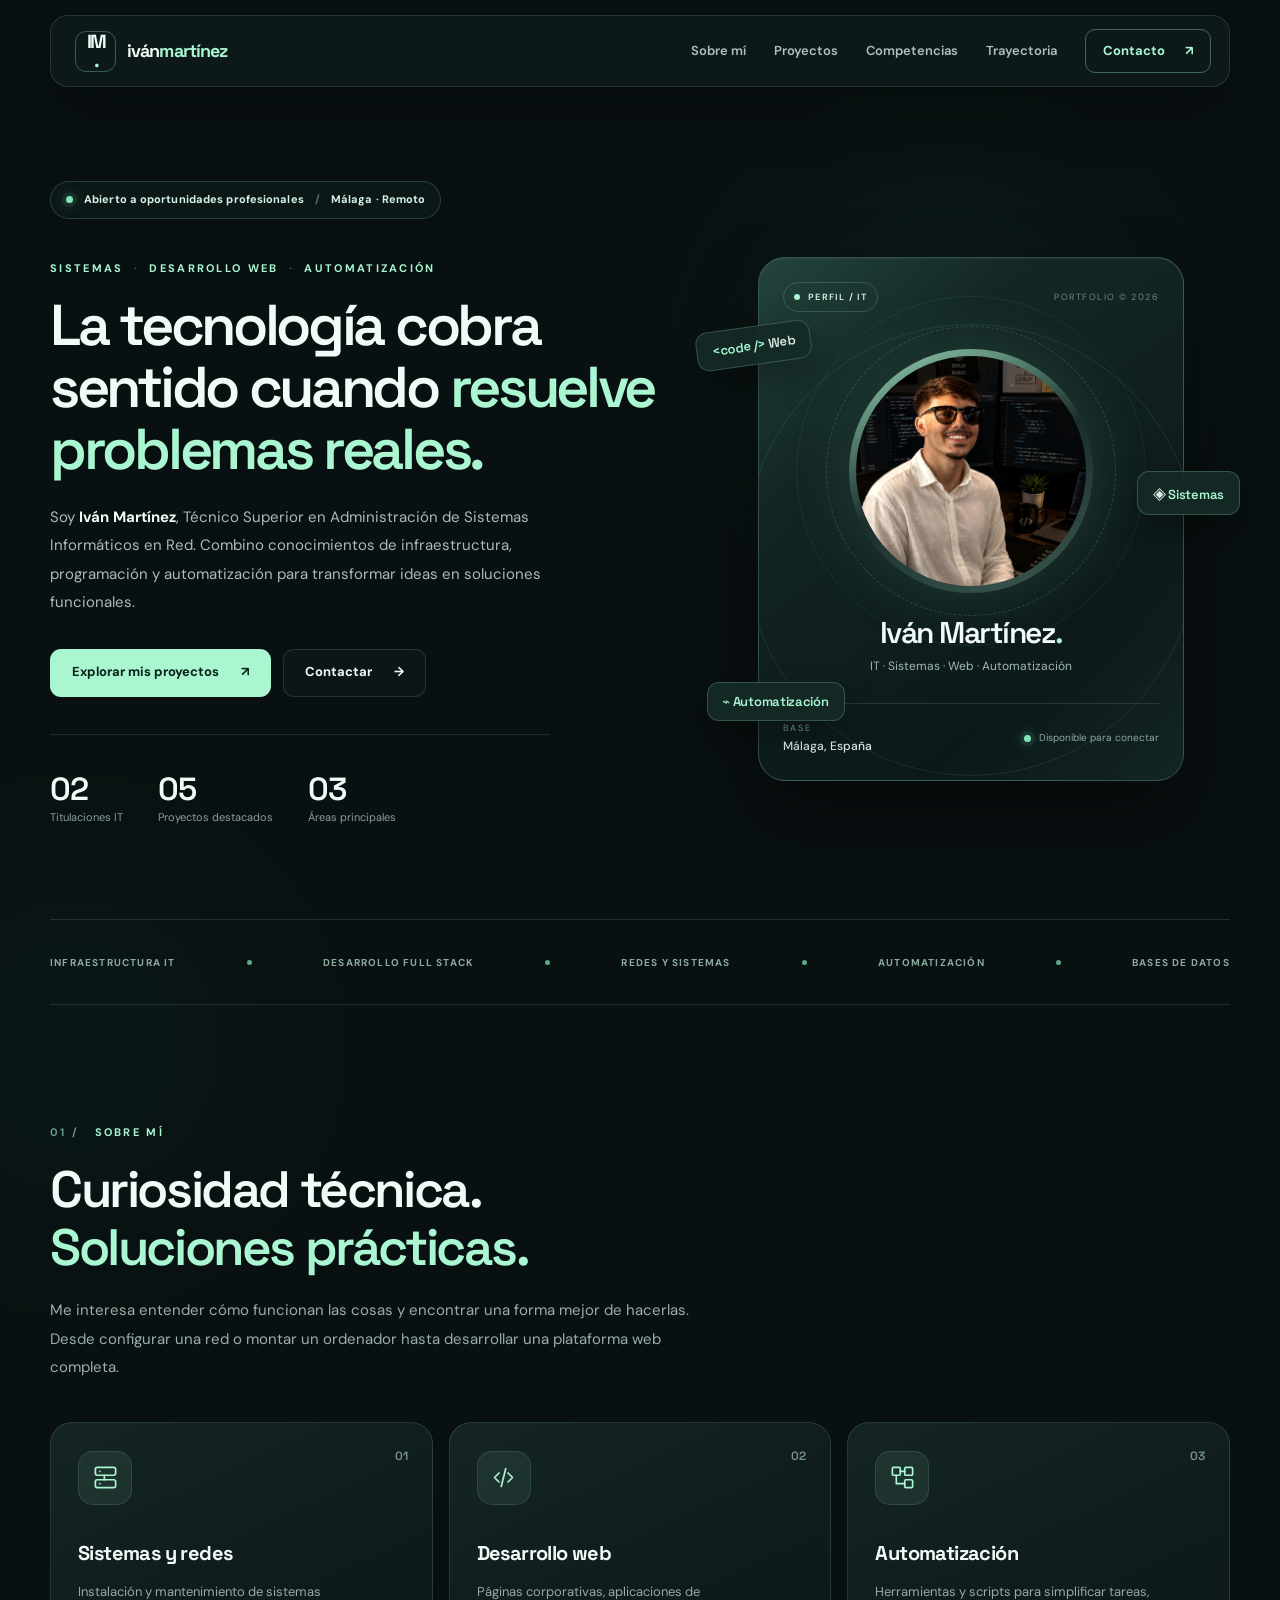
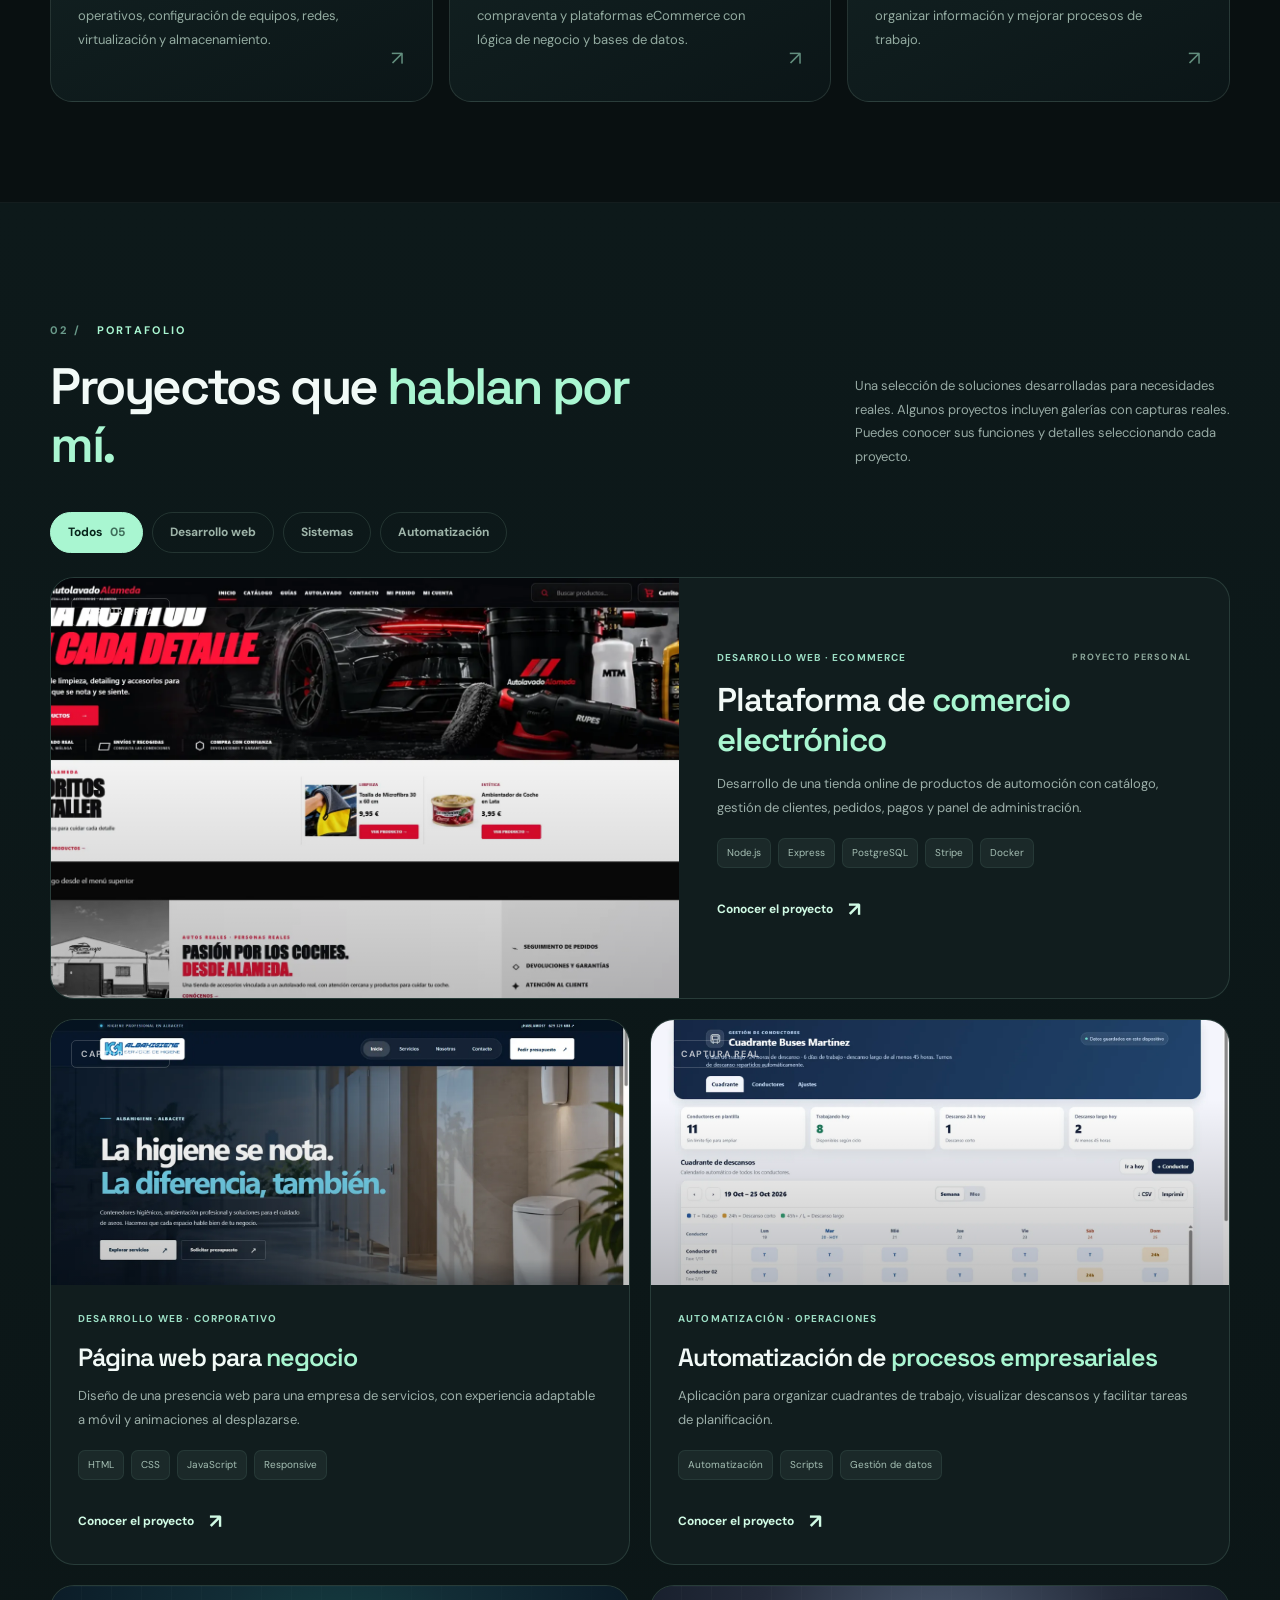
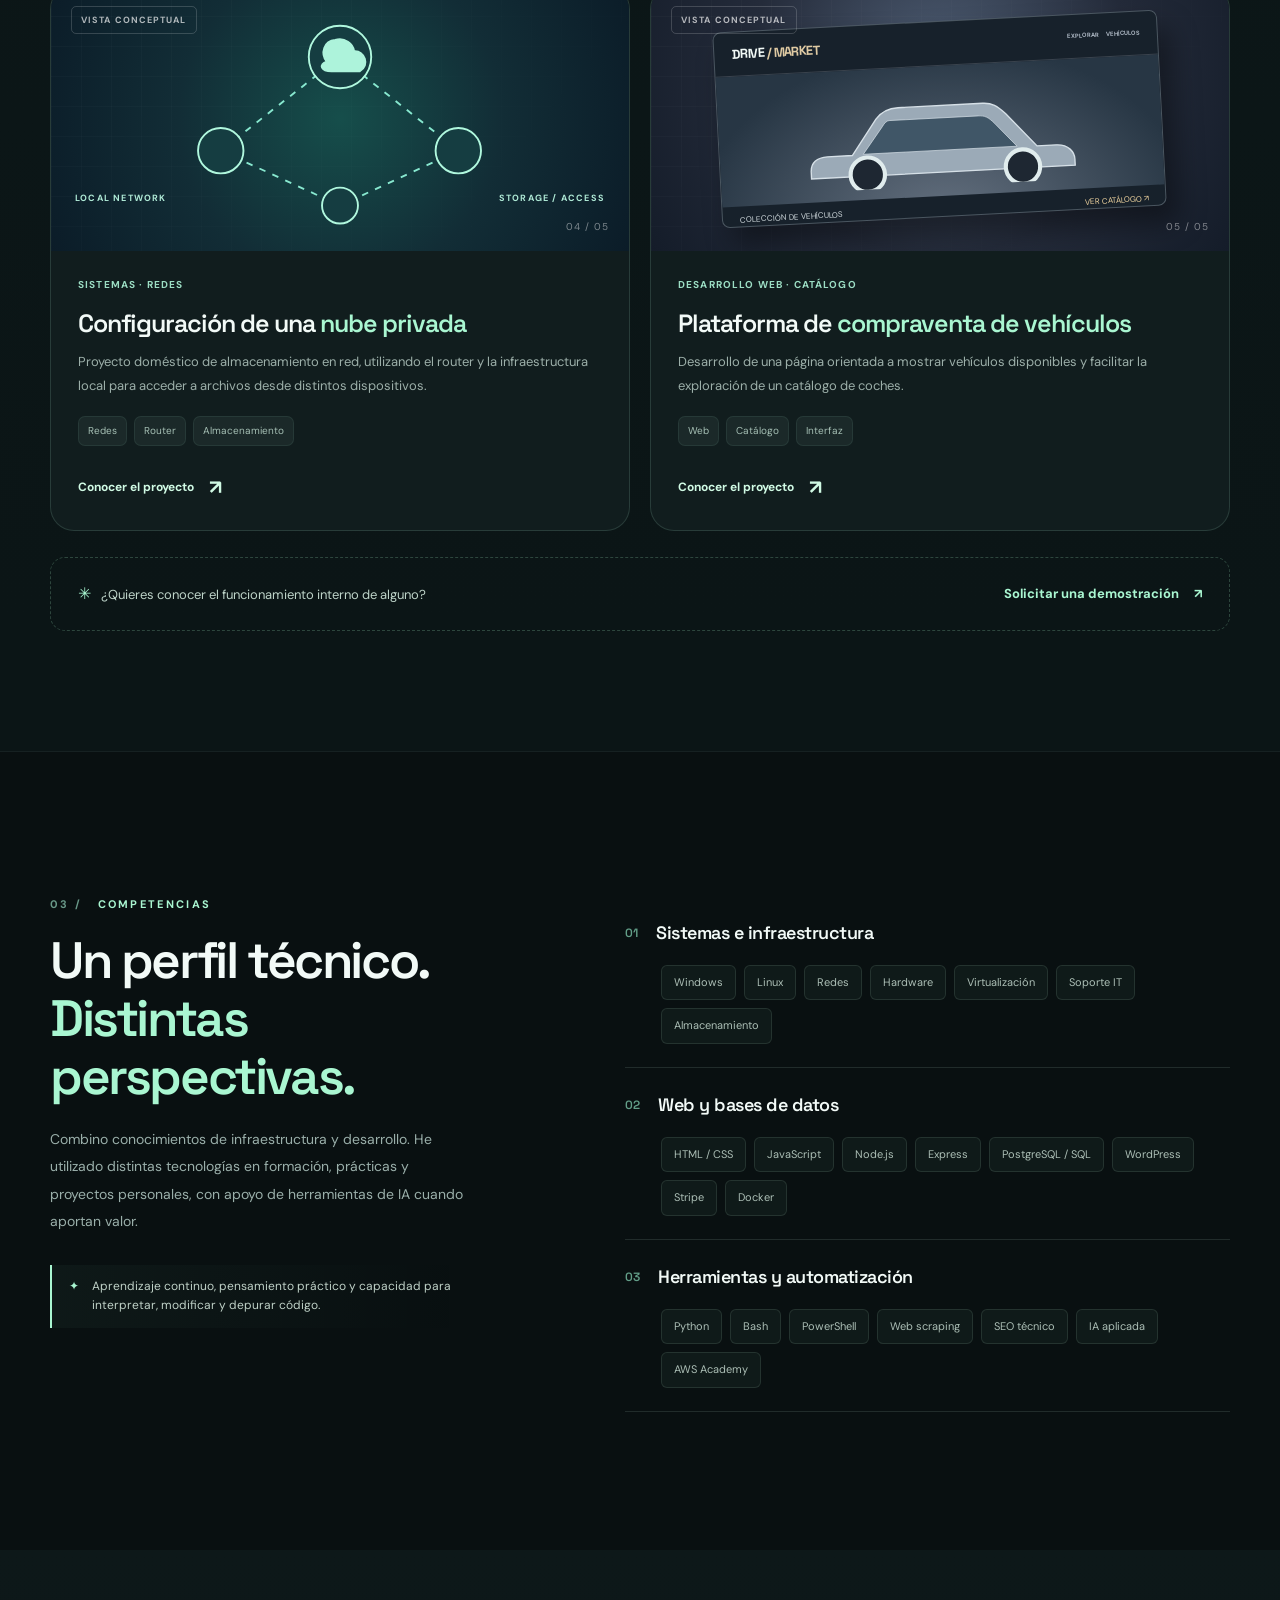
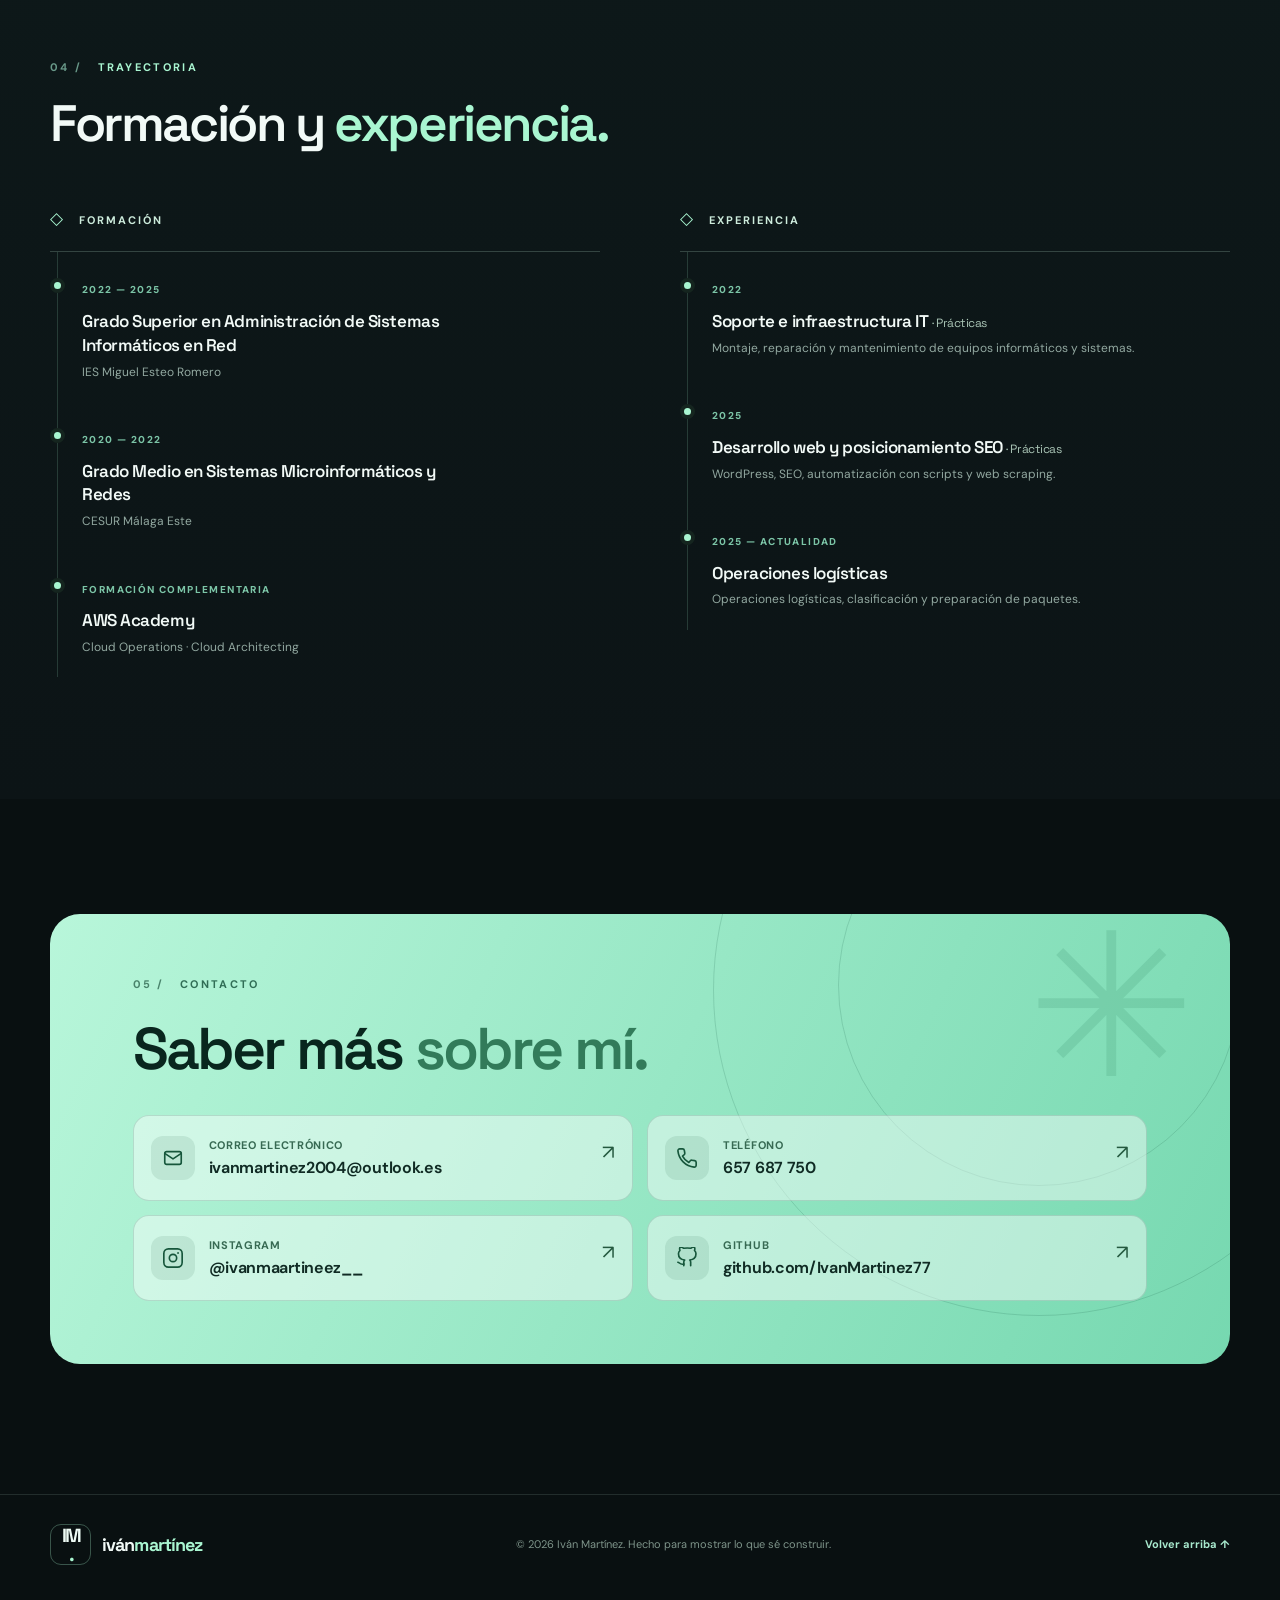
<file: index.html>
<!DOCTYPE html>
<html lang="es">
<head>
  <meta charset="utf-8">
  <meta name="viewport" content="width=device-width,initial-scale=1">
  <meta name="color-scheme" content="dark">
  <meta name="theme-color" content="#0a1113">
  <meta name="description" content="Portafolio profesional de Iván Martínez, técnico superior en Administración de Sistemas Informáticos en Red. Proyectos de desarrollo web, sistemas, redes y automatización en Málaga.">
  <meta name="author" content="Iván Francisco Martínez Serrano">
  <meta property="og:type" content="website">
  <meta property="og:title" content="Iván Martínez | Sistemas, Desarrollo y Automatización">
  <meta property="og:description" content="Proyectos reales de sistemas, redes, desarrollo web y automatización. Málaga · España.">
  <meta property="og:url" content="https://ivanmartinez77.github.io/ivanmartinez.github.io/">
  <meta name="robots" content="index,follow">
  <link rel="icon" type="image/svg+xml" href="assets/favicon.svg">
  <link rel="preconnect" href="https://fonts.googleapis.com">
  <link rel="preconnect" href="https://fonts.gstatic.com" crossorigin>
  <link href="https://fonts.googleapis.com/css2?family=DM+Sans:wght@400;500;600;700&family=Space+Grotesk:wght@400;500;600;700&display=swap" rel="stylesheet">
  <link rel="stylesheet" href="styles.css">
  <script defer src="script.js"></script>
  <script type="application/ld+json">{"@context":"https://schema.org","@type":"Person","name":"Iván Francisco Martínez Serrano","url":"https://ivanmartinez77.github.io/ivanmartinez.github.io/","jobTitle":"Técnico informático y desarrollador web","address":{"@type":"PostalAddress","addressLocality":"Málaga","addressCountry":"ES"},"sameAs":["https://github.com/IvanMartinez77","https://www.instagram.com/ivanmaartineez__/"]}</script>
  <title>Iván Martínez — Portafolio IT | Sistemas, Web y Automatización</title>
</head>
<body>
  <a class="skip-link" href="#contenido">Saltar al contenido</a>
  <div class="ambient ambient-one" aria-hidden="true"></div>
  <div class="ambient ambient-two" aria-hidden="true"></div>

  <header class="site-header" id="arriba">
    <div class="nav-shell container">
      <a class="brand" href="#inicio" aria-label="Iván Martínez, ir al inicio"><span class="brand-mark">IM<span class="brand-dot">.</span></span><span class="brand-name">iván<span>martínez</span></span></a>
      <button class="menu-toggle" id="menu-toggle" aria-label="Abrir menú de navegación" aria-expanded="false" aria-controls="site-nav"><span></span><span></span><span></span></button>
      <nav id="site-nav" class="site-nav" aria-label="Navegación principal">
        <a href="#sobre-mi">Sobre mí</a><a href="#proyectos">Proyectos</a><a href="#competencias">Competencias</a><a href="#trayectoria">Trayectoria</a>
        <a class="nav-cta" href="#contacto">Contacto <span aria-hidden="true">↗</span></a>
      </nav>
    </div>
  </header>

  <main id="contenido">
    <section class="hero section" id="inicio" aria-labelledby="hero-title">
      <div class="container hero-layout">
        <div class="hero-copy" data-reveal>
          <div class="availability"><span class="status-dot"></span> Abierto a oportunidades profesionales <span class="avail-divider">/</span> Málaga · Remoto</div>
          <p class="overline hero-overline">SISTEMAS <span>·</span> DESARROLLO WEB <span>·</span> AUTOMATIZACIÓN</p>
          <h1 id="hero-title">La tecnología cobra sentido cuando <em>resuelve problemas reales.</em></h1>
          <p class="hero-desc">Soy <strong>Iván Martínez</strong>, Técnico Superior en Administración de Sistemas Informáticos en Red. Combino conocimientos de infraestructura, programación y automatización para transformar ideas en soluciones funcionales.</p>
          <div class="hero-actions">
            <a class="btn btn-primary" href="#proyectos">Explorar mis proyectos <span aria-hidden="true">↗</span></a>
            <a class="btn btn-ghost" href="#contacto">Contactar <span aria-hidden="true">→</span></a>
          </div>
          <div class="hero-proof" aria-label="Resumen profesional">
            <div><strong>02</strong><span>Titulaciones IT</span></div>
            <div><strong>05</strong><span>Proyectos destacados</span></div>
            <div><strong>03</strong><span>Áreas principales</span></div>
          </div>
        </div>
        <div class="hero-art" data-reveal data-delay="1" aria-label="Tarjeta de presentación de Iván Martínez">
          <div class="hero-art-glow" aria-hidden="true"></div>
          <div class="hero-card">
            <div class="hero-card-top"><span class="mini-badge"><span class="mini-badge-dot"></span> PERFIL / IT</span><span class="card-stamp">PORTFOLIO © 2026</span></div>
            <div class="portrait-wrap"><div class="portrait-ring"><img src="assets/ivan-martinez-perfil.webp" width="270" height="270" alt="Fotografía de Iván Martínez"></div><div class="portrait-orbit orbit-one" aria-hidden="true"></div><div class="portrait-orbit orbit-two" aria-hidden="true"></div></div>
            <div class="hero-card-identity"><h2>Iván Martínez<span class="brand-dot">.</span></h2><p>IT · Sistemas · Web · Automatización</p></div>
            <div class="card-bottom"><div><span class="card-meta">BASE</span><strong>Málaga, España</strong></div><div class="card-availability"><span class="status-dot"></span> Disponible para conectar</div></div>
          </div>
          <div class="float-tag float-one">&lt;code /&gt; <span>Web</span></div>
          <div class="float-tag float-two"><span class="tiny-network">◈</span> Sistemas</div>
          <div class="float-tag float-three">⌁ Automatización</div>
        </div>
      </div>
      <div class="container"><div class="skill-ribbon" aria-label="Especialidades"><span>INFRAESTRUCTURA IT</span><i></i><span>DESARROLLO FULL STACK</span><i></i><span>REDES Y SISTEMAS</span><i></i><span>AUTOMATIZACIÓN</span><i></i><span>BASES DE DATOS</span></div></div>
    </section>

    <section id="sobre-mi" class="section about-section" aria-labelledby="about-title">
      <div class="container">
        <div class="section-intro" data-reveal><p class="overline"><span class="section-num">01 /</span> SOBRE MÍ</p><h2 id="about-title">Curiosidad técnica.<br><span>Soluciones prácticas.</span></h2><p>Me interesa entender cómo funcionan las cosas y encontrar una forma mejor de hacerlas. Desde configurar una red o montar un ordenador hasta desarrollar una plataforma web completa.</p></div>
        <div class="expertise-grid">
          <article class="expertise-card" data-reveal><div class="expertise-icon" aria-hidden="true"><svg viewBox="0 0 24 24"><rect x="3" y="3" width="18" height="7" rx="1.7"/><rect x="3" y="14" width="18" height="7" rx="1.7"/><path d="M7 6.5h.01M7 17.5h.01M11 10v4"/></svg></div><span class="expertise-no">01</span><h3>Sistemas y redes</h3><p>Instalación y mantenimiento de sistemas operativos, configuración de equipos, redes, virtualización y almacenamiento.</p><span class="expertise-arrow">↗</span></article>
          <article class="expertise-card" data-reveal data-delay="1"><div class="expertise-icon" aria-hidden="true"><svg viewBox="0 0 24 24"><path d="m8 8-4 4 4 4m8-8 4 4-4 4M14 4l-4 16"/></svg></div><span class="expertise-no">02</span><h3>Desarrollo web</h3><p>Páginas corporativas, aplicaciones de compraventa y plataformas eCommerce con lógica de negocio y bases de datos.</p><span class="expertise-arrow">↗</span></article>
          <article class="expertise-card" data-reveal data-delay="2"><div class="expertise-icon" aria-hidden="true"><svg viewBox="0 0 24 24"><rect x="3" y="3" width="7" height="7" rx="1"/><rect x="14" y="3" width="7" height="7" rx="1"/><rect x="14" y="14" width="7" height="7" rx="1"/><path d="M6.5 10v7.5H14M10 6.5h4"/></svg></div><span class="expertise-no">03</span><h3>Automatización</h3><p>Herramientas y scripts para simplificar tareas, organizar información y mejorar procesos de trabajo.</p><span class="expertise-arrow">↗</span></article>
        </div>
      </div>
    </section>

    <section id="proyectos" class="section projects-section" aria-labelledby="projects-title">
      <div class="container">
        <div class="projects-heading" data-reveal><div><p class="overline"><span class="section-num">02 /</span> PORTAFOLIO</p><h2 id="projects-title">Proyectos que <span>hablan por mí.</span></h2></div><p>Una selección de soluciones desarrolladas para necesidades reales. Algunos proyectos incluyen galerías con capturas reales. Puedes conocer sus funciones y detalles seleccionando cada proyecto.</p></div>
        <div class="project-filters" role="group" aria-label="Filtrar proyectos" data-reveal>
          <button class="filter-btn is-active" type="button" data-filter="todos" aria-pressed="true">Todos <span>05</span></button>
          <button class="filter-btn" type="button" data-filter="web" aria-pressed="false">Desarrollo web</button>
          <button class="filter-btn" type="button" data-filter="sistemas" aria-pressed="false">Sistemas</button>
          <button class="filter-btn" type="button" data-filter="automatizacion" aria-pressed="false">Automatización</button>
        </div>
        <div class="projects-grid" id="projects-grid">
          <article class="project-card project-featured" data-category="web" data-reveal>
            <div class="project-visual project-preview"><img loading="lazy" src="assets/ecommerce-inicio.webp" alt="Vista de la página de comercio electrónico"><span class="visual-label">CAPTURA REAL</span></div>
            <div class="project-info"><div class="project-kicker"><span class="project-type">DESARROLLO WEB · ECOMMERCE</span><span class="project-year">PROYECTO PERSONAL</span></div><h3>Plataforma de <span>comercio electrónico</span></h3><p>Desarrollo de una tienda online de productos de automoción con catálogo, gestión de clientes, pedidos, pagos y panel de administración.</p><div class="tech-tags"><span>Node.js</span><span>Express</span><span>PostgreSQL</span><span>Stripe</span><span>Docker</span></div><button type="button" class="project-more" data-open-project="autolavado">Conocer el proyecto <span aria-hidden="true">↗</span></button></div>
          </article>

          <article class="project-card" data-category="web" data-reveal>
            <div class="project-visual project-preview"><img loading="lazy" src="assets/web-negocio-inicio.webp" alt="Vista de una página web corporativa"><span class="visual-label">CAPTURA REAL</span></div>
            <div class="project-info"><div class="project-kicker"><span class="project-type">DESARROLLO WEB · CORPORATIVO</span></div><h3>Página web para <span>negocio</span></h3><p>Diseño de una presencia web para una empresa de servicios, con experiencia adaptable a móvil y animaciones al desplazarse.</p><div class="tech-tags"><span>HTML</span><span>CSS</span><span>JavaScript</span><span>Responsive</span></div><button type="button" class="project-more" data-open-project="albaigiene">Conocer el proyecto <span aria-hidden="true">↗</span></button></div>
          </article>

          <article class="project-card" data-category="automatizacion" data-reveal>
            <div class="project-visual project-preview"><img loading="lazy" src="assets/automatizacion-cuadrante.webp" alt="Vista de la aplicación de automatización de turnos"><span class="visual-label">CAPTURA REAL</span></div>
            <div class="project-info"><div class="project-kicker"><span class="project-type">AUTOMATIZACIÓN · OPERACIONES</span></div><h3>Automatización de <span>procesos empresariales</span></h3><p>Aplicación para organizar cuadrantes de trabajo, visualizar descansos y facilitar tareas de planificación.</p><div class="tech-tags"><span>Automatización</span><span>Scripts</span><span>Gestión de datos</span></div><button type="button" class="project-more" data-open-project="cuadrantes">Conocer el proyecto <span aria-hidden="true">↗</span></button></div>
          </article>

          <article class="project-card" data-category="sistemas" data-reveal>
            <div class="project-visual visual-cloud"><div class="visual-label">VISTA CONCEPTUAL</div><div class="cloud-grid"></div><svg class="network-svg" viewBox="0 0 500 280" aria-hidden="true"><path d="M250 75 L124 174 M250 75 L375 174 M124 174 L250 232 M375 174 L250 232"/><circle cx="250" cy="75" r="33"/><circle cx="124" cy="174" r="24"/><circle cx="375" cy="174" r="24"/><circle cx="250" cy="232" r="19"/><path class="cloud-shape" d="M236 80c-7-9-3-22 9-23 10-3 19 4 20 12 11-1 17 15 6 21h-30c-11 0-14-7-5-10Z"/></svg><span class="network-callout callout-left">LOCAL NETWORK</span><span class="network-callout callout-right">STORAGE / ACCESS</span><span class="visual-corner">04 / 05</span></div>
            <div class="project-info"><div class="project-kicker"><span class="project-type">SISTEMAS · REDES</span></div><h3>Configuración de una <span>nube privada</span></h3><p>Proyecto doméstico de almacenamiento en red, utilizando el router y la infraestructura local para acceder a archivos desde distintos dispositivos.</p><div class="tech-tags"><span>Redes</span><span>Router</span><span>Almacenamiento</span></div><button type="button" class="project-more" data-open-project="nube">Conocer el proyecto <span aria-hidden="true">↗</span></button></div>
          </article>

          <article class="project-card" data-category="web" data-reveal>
            <div class="project-visual visual-cars"><div class="visual-label">VISTA CONCEPTUAL</div><div class="cars-interface"><div class="cars-top"><b>DRIVE<span> / MARKET</span></b><span>EXPLORAR　 VEHÍCULOS</span></div><div class="car-art"><svg viewBox="0 0 440 160" aria-hidden="true"><path d="M54 109h36l37-51c8-10 19-15 33-15h123c14 0 21 5 33 17l43 49h28c18 0 26 12 26 22v9H29v-10c0-13 9-21 25-21Z"/><path d="M146 61h130c9 0 14 2 23 12l31 35H106l30-39c3-5 7-8 10-8Z"/><circle cx="111" cy="138" r="25"/><circle cx="337" cy="138" r="25"/></svg></div><div class="cars-bottom"><span>COLECCIÓN DE VEHÍCULOS</span><span>VER CATÁLOGO ↗</span></div></div><span class="visual-corner">05 / 05</span></div>
            <div class="project-info"><div class="project-kicker"><span class="project-type">DESARROLLO WEB · CATÁLOGO</span></div><h3>Plataforma de <span>compraventa de vehículos</span></h3><p>Desarrollo de una página orientada a mostrar vehículos disponibles y facilitar la exploración de un catálogo de coches.</p><div class="tech-tags"><span>Web</span><span>Catálogo</span><span>Interfaz</span></div><button type="button" class="project-more" data-open-project="coches">Conocer el proyecto <span aria-hidden="true">↗</span></button></div>
          </article>
        </div>
        <div class="projects-end" data-reveal><span><span class="asterisk">✳</span> ¿Quieres conocer el funcionamiento interno de alguno?</span><a href="mailto:ivanmartinez2004@outlook.es?subject=Demostraci%C3%B3n%20de%20tus%20proyectos">Solicitar una demostración <span aria-hidden="true">↗</span></a></div>
      </div>
    </section>

    <section id="competencias" class="section skills-section" aria-labelledby="skills-title">
      <div class="container skills-layout">
        <div data-reveal><p class="overline"><span class="section-num">03 /</span> COMPETENCIAS</p><h2 id="skills-title">Un perfil técnico.<br><span>Distintas perspectivas.</span></h2><p class="skills-description">Combino conocimientos de infraestructura y desarrollo. He utilizado distintas tecnologías en formación, prácticas y proyectos personales, con apoyo de herramientas de IA cuando aportan valor.</p><div class="learning-note"><span class="learning-icon" aria-hidden="true">✦</span><span>Aprendizaje continuo, pensamiento práctico y capacidad para interpretar, modificar y depurar código.</span></div></div>
        <div class="skill-groups" data-reveal data-delay="1">
          <div class="skill-group"><div class="skill-group-label"><span class="skill-group-number">01</span><h3>Sistemas e infraestructura</h3></div><div class="skill-pills"><span>Windows</span><span>Linux</span><span>Redes</span><span>Hardware</span><span>Virtualización</span><span>Soporte IT</span><span>Almacenamiento</span></div></div>
          <div class="skill-group"><div class="skill-group-label"><span class="skill-group-number">02</span><h3>Web y bases de datos</h3></div><div class="skill-pills"><span>HTML / CSS</span><span>JavaScript</span><span>Node.js</span><span>Express</span><span>PostgreSQL / SQL</span><span>WordPress</span><span>Stripe</span><span>Docker</span></div></div>
          <div class="skill-group"><div class="skill-group-label"><span class="skill-group-number">03</span><h3>Herramientas y automatización</h3></div><div class="skill-pills"><span>Python</span><span>Bash</span><span>PowerShell</span><span>Web scraping</span><span>SEO técnico</span><span>IA aplicada</span><span>AWS Academy</span></div></div>
        </div>
      </div>
    </section>

    <section id="trayectoria" class="section timeline-section" aria-labelledby="timeline-title"><div class="container"><div class="section-intro timeline-heading" data-reveal><p class="overline"><span class="section-num">04 /</span> TRAYECTORIA</p><h2 id="timeline-title">Formación y <span>experiencia.</span></h2></div><div class="timeline-grid">
      <div class="timeline-col" data-reveal><div class="timeline-col-header"><span class="outline-icon">◇</span> FORMACIÓN</div><div class="timeline-item"><span class="timeline-date">2022 — 2025</span><h3>Grado Superior en Administración de Sistemas Informáticos en Red</h3><p>IES Miguel Esteo Romero</p></div><div class="timeline-item"><span class="timeline-date">2020 — 2022</span><h3>Grado Medio en Sistemas Microinformáticos y Redes</h3><p>CESUR Málaga Este</p></div><div class="timeline-item"><span class="timeline-date">FORMACIÓN COMPLEMENTARIA</span><h3>AWS Academy</h3><p>Cloud Operations · Cloud Architecting</p></div></div>
      <div class="timeline-col" data-reveal data-delay="1"><div class="timeline-col-header"><span class="outline-icon">◇</span> EXPERIENCIA</div><div class="timeline-item"><span class="timeline-date">2022</span><h3>Soporte e infraestructura IT <small>· Prácticas</small></h3><p>Montaje, reparación y mantenimiento de equipos informáticos y sistemas.</p></div><div class="timeline-item"><span class="timeline-date">2025</span><h3>Desarrollo web y posicionamiento SEO <small>· Prácticas</small></h3><p>WordPress, SEO, automatización con scripts y web scraping.</p></div><div class="timeline-item"><span class="timeline-date">2025 — ACTUALIDAD</span><h3>Operaciones logísticas</h3><p>Operaciones logísticas, clasificación y preparación de paquetes.</p></div></div>
    </div></div></section>

    <section id="contacto" class="section contact-section" aria-labelledby="contact-title">
      <div class="container">
        <div class="contact-panel" data-reveal>
          <div class="contact-decoration" aria-hidden="true">✳</div>
          <p class="overline"><span class="section-num">05 /</span> CONTACTO</p>
          <h2 id="contact-title">Saber más <span>sobre mí.</span></h2>
          <div class="contact-grid" aria-label="Mis canales de contacto">
            <a class="contact-method" href="mailto:ivanmartinez2004@outlook.es" aria-label="Enviar un correo a ivanmartinez2004@outlook.es">
              <span class="contact-method-icon" aria-hidden="true"><svg viewBox="0 0 24 24"><rect x="3" y="5" width="18" height="14" rx="2"/><path d="m3 7 9 6 9-6"/></svg></span>
              <span class="contact-method-copy"><span class="contact-method-label">Correo electrónico</span><strong>ivanmartinez2004<wbr>@outlook.es</strong></span><span class="contact-method-arrow" aria-hidden="true">↗</span>
            </a>
            <a class="contact-method" href="tel:+34657687750" aria-label="Llamar al 657 687 750">
              <span class="contact-method-icon" aria-hidden="true"><svg viewBox="0 0 24 24"><path d="M22 16.9v3a2 2 0 0 1-2.2 2A19.8 19.8 0 0 1 2.1 4.2 2 2 0 0 1 4.1 2h3a2 2 0 0 1 2 1.7l.5 3a2 2 0 0 1-.6 1.7L7.1 10a16 16 0 0 0 6.9 6.9l1.6-1.9a2 2 0 0 1 1.7-.6l3 .5a2 2 0 0 1 1.7 1.9z"/></svg></span>
              <span class="contact-method-copy"><span class="contact-method-label">Teléfono</span><strong>657 687 750</strong></span><span class="contact-method-arrow" aria-hidden="true">↗</span>
            </a>
            <a class="contact-method" href="https://www.instagram.com/ivanmaartineez__/" target="_blank" rel="noopener noreferrer" aria-label="Abrir Instagram @ivanmaartineez__">
              <span class="contact-method-icon" aria-hidden="true"><svg viewBox="0 0 24 24"><rect x="2" y="2" width="20" height="20" rx="5"/><circle cx="12" cy="12" r="4"/><circle cx="17.5" cy="6.5" r="1" fill="currentColor" stroke="none"/></svg></span>
              <span class="contact-method-copy"><span class="contact-method-label">Instagram</span><strong>@ivanmaartineez__</strong></span><span class="contact-method-arrow" aria-hidden="true">↗</span>
            </a>
            <a class="contact-method" href="https://github.com/IvanMartinez77" target="_blank" rel="noopener noreferrer" aria-label="Abrir GitHub IvanMartinez77">
              <span class="contact-method-icon" aria-hidden="true"><svg viewBox="0 0 24 24"><path d="M9 19c-5 1.5-5-2-7-2m14 4v-3.9a3.4 3.4 0 0 0-1-2.7c3.3-.4 6.8-1.6 6.8-7.4a5.8 5.8 0 0 0-1.6-4 5.4 5.4 0 0 0-.1-4s-1.3-.4-4.1 1.5a14 14 0 0 0-7.5 0C5.7-1.4 4.4-1 4.4-1a5.4 5.4 0 0 0-.1 4 5.8 5.8 0 0 0-1.6 4c0 5.8 3.5 7 6.8 7.4a3.4 3.4 0 0 0-1 2.7V21" transform="translate(0 1) scale(1 .92)"/></svg></span>
              <span class="contact-method-copy"><span class="contact-method-label">GitHub</span><strong>github.com/IvanMartinez77</strong></span><span class="contact-method-arrow" aria-hidden="true">↗</span>
            </a>
          </div>
        </div>
      </div>
    </section>
  </main>
  <footer class="site-footer"><div class="container footer-layout"><a class="brand footer-brand" href="#inicio" aria-label="Volver al inicio"><span class="brand-mark">IM<span class="brand-dot">.</span></span><span class="brand-name">iván<span>martínez</span></span></a><p>© <span id="year">2026</span> Iván Martínez. Hecho para mostrar lo que sé construir.</p><a href="#arriba" class="back-top">Volver arriba ↑</a></div></footer>

  <dialog id="project-dialog" class="project-dialog" aria-labelledby="dialog-title"><div class="dialog-inner"><div class="dialog-top"><span class="overline">DETALLES DEL PROYECTO</span><button id="close-dialog" class="dialog-close" type="button" aria-label="Cerrar detalles">×</button></div><p class="dialog-tag" id="dialog-tag"></p><h2 id="dialog-title"></h2><p id="dialog-description"></p>
      <div class="project-gallery" id="project-gallery" hidden>
        <div class="gallery-heading"><h3>Galería del proyecto</h3><span id="gallery-counter" aria-live="polite"></span></div>
        <div class="gallery-figure"><a id="gallery-full" href="#" target="_blank" rel="noopener noreferrer" aria-label="Abrir imagen a tamaño completo"><img id="gallery-image" alt="" width="1280" height="720"></a>
          <button id="gallery-prev" class="gallery-arrow gallery-prev" type="button" aria-label="Imagen anterior">‹</button>
          <button id="gallery-next" class="gallery-arrow gallery-next" type="button" aria-label="Imagen siguiente">›</button>
        </div>
        <p id="gallery-caption" class="gallery-caption"></p><div id="gallery-thumbs" class="gallery-thumbs" role="group" aria-label="Seleccionar imagen de la galería"></div>
      </div>
      <h3>Qué demuestra</h3><ul id="dialog-points"></ul><div class="dialog-buttons"><a id="dialog-email" href="mailto:ivanmartinez2004@outlook.es" class="btn btn-primary">Solicitar demostración <span aria-hidden="true">↗</span></a><button type="button" class="btn btn-ghost" id="close-dialog-bottom">Cerrar</button></div></div></dialog>
</body>
</html>
</file>
<file: styles.css>
:root{--bg:#091011;--bg-2:#0d1718;--panel:#122021;--panel-2:#162727;--accent:#a9f6d1;--accent-2:#72d7b3;--text:#f2faf7;--muted:#9aafaa;--faint:#718781;--border:rgba(198,239,222,.13);--stroke:rgba(198,239,222,.21);--radius:24px;--display:'Space Grotesk',system-ui,sans-serif;--body:'DM Sans',system-ui,sans-serif}
*{box-sizing:border-box}html{scroll-behavior:smooth;scroll-padding-top:115px}body{margin:0;color:var(--text);background:var(--bg);font-family:var(--body);-webkit-font-smoothing:antialiased;line-height:1.6;overflow-x:hidden}body.dialog-open{overflow:hidden}a{color:inherit;text-decoration:none}button{font:inherit}button,a{-webkit-tap-highlight-color:transparent}button:focus-visible,a:focus-visible{outline:2px solid var(--accent);outline-offset:4px}img,svg{max-width:100%}::selection{background:var(--accent);color:#081411}.container{width:min(1180px,calc(100% - 64px));margin:0 auto}.section{position:relative;padding:120px 0}.skip-link{position:fixed;top:-80px;left:12px;z-index:300;padding:9px 14px;background:var(--accent);color:#0b1916}.skip-link:focus{top:10px}.ambient{position:absolute;pointer-events:none;filter:blur(25px);opacity:.47;z-index:0}.ambient-one{top:20px;right:0;width:min(670px,100vw);height:670px;background:radial-gradient(circle,rgba(59,166,133,.14),transparent 65%)}.ambient-two{top:700px;left:-220px;width:590px;height:690px;background:radial-gradient(circle,rgba(43,137,117,.13),transparent 70%)}
/* navigation */
.site-header{position:sticky;top:0;z-index:110;padding:15px 0 0;pointer-events:none}.nav-shell{height:72px;display:flex;align-items:center;justify-content:space-between;padding:0 18px 0 24px;border:1px solid rgba(206,247,226,.13);border-radius:18px;background:rgba(15,26,27,.91);backdrop-filter:blur(22px);-webkit-backdrop-filter:blur(22px);box-shadow:0 20px 60px rgba(0,0,0,.2);pointer-events:auto}.brand{display:inline-flex;align-items:center;gap:11px;white-space:nowrap}.brand-mark{display:grid;place-items:center;width:41px;height:41px;border:1px solid rgba(169,246,209,.3);border-radius:11px;font:700 19px/1 var(--display);letter-spacing:-2px;color:#eefbf5}.brand-dot{color:var(--accent)}.brand-name{font-family:var(--display);font-weight:700;font-size:18px;letter-spacing:-.9px}.brand-name span{color:var(--accent)}.site-nav{display:flex;align-items:center;gap:28px}.site-nav>a:not(.nav-cta){color:#afc1bc;font-size:13px;font-weight:600;transition:color .2s}.site-nav>a:not(.nav-cta):hover{color:var(--text)}.nav-cta{display:flex;align-items:center;gap:20px;padding:11px 17px;border:1px solid rgba(169,246,209,.35);border-radius:10px;color:var(--accent);font-size:13px;font-weight:700;transition:background .2s}.nav-cta:hover{background:rgba(169,246,209,.1)}.menu-toggle{display:none}
/* hero */
.hero{padding-top:94px;padding-bottom:0}.hero-layout{display:grid;grid-template-columns:1.08fr .92fr;gap:55px;align-items:center;min-height:630px}.hero-copy{position:relative;z-index:2;padding-bottom:30px}.availability{display:inline-flex;align-items:center;gap:11px;border:1px solid rgba(155,238,201,.2);border-radius:30px;background:rgba(103,201,164,.045);padding:9px 15px;font-size:11px;font-weight:700;letter-spacing:.1px;color:#d6f4e6}.status-dot{display:inline-block;flex:none;width:7px;height:7px;border-radius:50%;background:#82e6b7;box-shadow:0 0 0 4px rgba(102,208,157,.09),0 0 14px rgba(102,208,157,.5)}.avail-divider{color:#53736c}.overline{font:700 11px/1.4 var(--body);letter-spacing:2.3px;color:var(--accent)}.hero-overline{margin:42px 0 18px}.hero-overline span{color:rgba(172,236,207,.4);margin:0 5px}h1,h2,h3,p{margin-top:0}h1,h2,h3{font-family:var(--display)}h1{font-size:clamp(43px,4.5vw,68px);line-height:1.08;letter-spacing:-3.3px;font-weight:600;max-width:660px;margin-bottom:22px}h1 em{font-style:normal;color:var(--accent)}.hero-desc{max-width:545px;color:#aabbba;font-size:15px;line-height:1.9}.hero-desc strong{color:#effff7;font-weight:700}.hero-actions{display:flex;align-items:center;gap:12px;margin-top:32px}.btn{display:inline-flex;align-items:center;justify-content:center;gap:22px;min-height:48px;padding:13px 21px;border-radius:11px;font-size:13px;font-weight:700;line-height:1.3;border:1px solid transparent;cursor:pointer;transition:transform .2s,background .2s,border-color .2s}.btn:hover{transform:translateY(-2px)}.btn-primary{background:var(--accent);color:#09221a}.btn-primary:hover{background:#d0ffe5}.btn-ghost{border-color:var(--border);background:rgba(255,255,255,.025);color:var(--text)}.btn-ghost:hover{border-color:rgba(169,246,209,.4);background:rgba(169,246,209,.06)}.hero-proof{display:flex;gap:35px;padding-top:37px;margin-top:37px;border-top:1px solid var(--border);max-width:500px}.hero-proof>div{display:flex;flex-direction:column;gap:2px}.hero-proof strong{font:600 32px/1.1 var(--display);letter-spacing:-1.4px}.hero-proof span{color:#8b9f99;font-size:11px;white-space:nowrap}
.hero-art{position:relative;display:grid;place-items:center;min-height:595px;padding:0 25px}.hero-art-glow{position:absolute;inset:4% 0;background:radial-gradient(ellipse at center,rgba(72,214,162,.17),transparent 63%);filter:blur(12px)}.hero-card{position:relative;width:min(100%,426px);min-height:518px;padding:24px;border-radius:27px;background:linear-gradient(145deg,#172d2b,#0c181a 78%);border:1px solid rgba(170,250,215,.24);box-shadow:0 35px 70px rgba(0,0,0,.38),inset 0 1px 0 rgba(255,255,255,.06);overflow:hidden;isolation:isolate}.hero-card:before{content:"";position:absolute;z-index:-1;inset:0;background:linear-gradient(135deg,rgba(123,236,186,.12),transparent 28%,transparent 72%,rgba(97,190,153,.08))}.hero-card:after{content:"";position:absolute;width:450px;height:450px;border:1px solid rgba(169,246,209,.09);border-radius:50%;left:50%;top:56%;transform:translate(-50%,-50%);z-index:-1}.hero-card-top,.card-bottom{display:flex;justify-content:space-between;align-items:center;gap:9px}.mini-badge{display:inline-flex;align-items:center;gap:8px;border:1px solid rgba(178,236,204,.18);border-radius:40px;padding:7px 10px;color:#cceadb;font-size:9px;font-weight:700;letter-spacing:1.2px}.mini-badge-dot{height:6px;width:6px;border-radius:100%;background:var(--accent)}.card-stamp{font-size:9px;letter-spacing:1.5px;color:#6e8c82}.portrait-wrap{display:grid;place-items:center;position:relative;height:300px;margin:9px 0 -5px}.portrait-ring{width:244px;height:244px;overflow:hidden;border-radius:50%;padding:7px;background:linear-gradient(155deg,rgba(174,244,207,.85),rgba(167,244,208,.06) 50%,rgba(174,244,207,.3));box-shadow:0 0 70px rgba(136,236,186,.14);z-index:2}.portrait-ring img{height:100%;width:100%;object-fit:cover;object-position:center;border-radius:50%;filter:saturate(.85) contrast(1.08)}.portrait-orbit{position:absolute;border:1px dashed rgba(160,246,207,.18);border-radius:50%;height:290px;width:290px}.orbit-two{height:350px;width:350px;border-style:solid;border-color:rgba(160,246,207,.07)}.hero-card-identity{text-align:center}.hero-card-identity h2{font:600 30px/1.1 var(--display);letter-spacing:-1.5px;margin-bottom:8px}.hero-card-identity p{font-size:12px;color:#a1bab1;margin-bottom:27px}.card-bottom{border-top:1px solid var(--border);padding-top:17px}.card-bottom>div:first-child{display:flex;flex-direction:column;gap:1px}.card-meta{font-size:9px;letter-spacing:1.8px;color:#82a79b}.card-bottom strong{font-size:12px;font-weight:500;color:#e1eee9}.card-availability{display:flex;align-items:center;gap:8px;color:#8ea9a0;font-size:10px}.float-tag{position:absolute;z-index:4;padding:10px 15px;border-radius:12px;border:1px solid rgba(169,246,209,.22);background:rgba(21,42,39,.94);box-shadow:0 15px 35px #0005;font:600 13px var(--display);letter-spacing:-.3px;color:var(--accent);animation:float 6s ease-in-out infinite}.float-tag span{color:#d8ece1}.float-one{top:105px;left:-17px;transform:rotate(-8deg)}.float-two{right:-10px;top:250px;animation-delay:-2s}.float-three{left:-6px;bottom:95px;animation-delay:-4s}.tiny-network{color:#d3fbeb;font-size:17px}.skill-ribbon{display:flex;justify-content:space-between;align-items:center;gap:15px;border-top:1px solid var(--border);border-bottom:1px solid var(--border);min-height:86px;margin-top:63px;color:#8baba0;font:700 10px var(--body);letter-spacing:1.2px}.skill-ribbon i{width:5px;height:5px;flex:none;background:#5ba987;border-radius:50%}
/* sections */
.section-num{color:#699989;margin-right:10px}.section-intro{max-width:730px;margin-bottom:40px}.section-intro h2,.projects-heading h2,.skills-layout h2,.timeline-heading h2{font-size:clamp(34px,4vw,54px);letter-spacing:-2.4px;font-weight:600;line-height:1.13;margin:20px 0 20px}.section-intro h2 span,.projects-heading h2 span,.skills-layout h2 span,.timeline-heading h2 span{color:var(--accent)}.section-intro>p:last-child{font-size:15px;line-height:1.9;color:var(--muted);max-width:640px}.about-section{padding-bottom:100px}.expertise-grid{display:grid;grid-template-columns:repeat(3,minmax(0,1fr));gap:16px}.expertise-card{position:relative;background:linear-gradient(155deg,rgba(26,46,45,.7),rgba(13,25,26,.7));border:1px solid var(--border);border-radius:22px;min-height:280px;padding:28px 27px;transition:transform .3s,border-color .3s,background .3s;overflow:hidden}.expertise-card:hover{transform:translateY(-5px);border-color:rgba(173,245,211,.36);background:linear-gradient(150deg,rgba(27,60,51,.75),rgba(14,28,29,.8))}.expertise-icon{display:grid;place-items:center;width:54px;height:54px;border-radius:15px;background:rgba(165,245,204,.08);border:1px solid rgba(165,245,204,.12);margin-bottom:32px}.expertise-icon svg{width:27px;height:27px;fill:none;stroke:var(--accent);stroke-width:1.5;stroke-linecap:round;stroke-linejoin:round}.expertise-no{position:absolute;right:24px;top:25px;color:#729788;font:600 12px var(--display)}.expertise-card h3{font-size:20px;letter-spacing:-.6px;margin-bottom:11px}.expertise-card p{font-size:13px;line-height:1.85;color:#94aca2;max-width:300px}.expertise-arrow{position:absolute;bottom:27px;right:28px;color:rgba(171,243,211,.55);font-size:20px}
/* projects */
.projects-section{background:linear-gradient(180deg,#0d191a,#0b1516 94%);border-top:1px solid rgba(255,255,255,.035);border-bottom:1px solid rgba(255,255,255,.035)}.projects-heading{display:flex;justify-content:space-between;align-items:end;gap:40px;margin-bottom:38px}.projects-heading>div{max-width:610px}.projects-heading h2{margin-bottom:0}.projects-heading>p{max-width:375px;color:#97aaa4;line-height:1.8;font-size:13px;margin:0 0 6px}.project-filters{display:flex;flex-wrap:wrap;gap:9px;margin-bottom:24px}.filter-btn{cursor:pointer;background:transparent;color:#9eb4a9;border:1px solid rgba(173,226,198,.14);border-radius:30px;padding:10px 17px;font-size:12px;font-weight:700;transition:background .2s,color .2s,border-color .2s}.filter-btn.is-active,.filter-btn:hover{background:var(--accent);color:#07251b;border-color:var(--accent)}.filter-btn span{margin-left:5px;opacity:.65}.projects-grid{display:grid;grid-template-columns:repeat(2,minmax(0,1fr));gap:20px}.project-card{border:1px solid rgba(177,233,204,.15);background:#111d1e;border-radius:24px;overflow:hidden;transition:transform .3s,border-color .3s;min-width:0}.project-card:hover{transform:translateY(-4px);border-color:rgba(169,246,209,.38)}.project-card[hidden]{display:none}.project-featured{grid-column:span 2;display:grid;grid-template-columns:1.14fr 1fr}.project-featured .project-visual{min-height:420px}.project-featured .project-info{display:flex;flex-direction:column;justify-content:center;padding:38px}.project-visual{height:265px;position:relative;overflow:hidden;display:grid;place-items:center;isolation:isolate}.project-visual:before{content:"";position:absolute;inset:0;background-image:linear-gradient(rgba(255,255,255,.025) 1px,transparent 1px),linear-gradient(90deg,rgba(255,255,255,.025) 1px,transparent 1px);background-size:30px 30px;mask-image:linear-gradient(130deg,black,transparent)}.visual-label{position:absolute;top:20px;left:20px;padding:7px 9px;font:700 9px var(--body);color:rgba(255,255,255,.67);border:1px solid rgba(255,255,255,.17);border-radius:5px;z-index:3;letter-spacing:1.1px}.visual-corner{position:absolute;right:20px;bottom:16px;color:rgba(255,255,255,.46);font-size:10px;letter-spacing:1px;z-index:3}.project-info{padding:27px}.project-kicker{display:flex;justify-content:space-between;gap:8px;align-items:center;font-size:10px;font-weight:700;letter-spacing:1.15px;color:#9cdec4;line-height:1.3}.project-year{color:#8ca79a;font-size:9px}.project-info h3{font-size:25px;line-height:1.2;letter-spacing:-1px;font-weight:600;margin:17px 0 12px}.project-featured .project-info h3{font-size:33px}.project-info h3 span{color:var(--accent)}.project-info p{font-size:13px;line-height:1.85;color:#9cafa9;margin-bottom:18px}.tech-tags{display:flex;flex-wrap:wrap;gap:7px}.tech-tags span{font-size:10px;color:#a5bfb4;background:rgba(181,233,210,.06);border:1px solid rgba(181,233,210,.08);border-radius:7px;padding:6px 9px}.project-more{padding:0;background:transparent;border:0;color:#d0fae4;font-size:12px;font-weight:700;cursor:pointer;display:flex;gap:15px;align-items:center;margin-top:25px}.project-more span{display:inline-grid;place-items:center;font-size:20px;transition:transform .2s}.project-more:hover span{transform:translate(4px,-4px)}.projects-end{display:flex;align-items:center;justify-content:space-between;gap:16px;margin-top:26px;padding:23px 27px;border:1px dashed rgba(167,245,202,.22);border-radius:15px;color:#bed4c9;font-size:13px}.projects-end .asterisk{color:var(--accent);margin-right:7px;font-size:16px}.projects-end a{font-weight:700;color:var(--accent);white-space:nowrap}.projects-end a span{margin-left:12px}
/* project drawings */
.visual-commerce{background:radial-gradient(circle at 25% 10%,#5b3234,#22181c 62%,#141b20)}.commerce-window{width:75%;min-width:280px;height:286px;transform:perspective(850px) rotateY(-12deg) rotateX(6deg) rotateZ(-2deg);border:1px solid rgba(255,255,255,.25);border-radius:11px;overflow:hidden;background:#f4f0ed;box-shadow:16px 24px 55px rgba(0,0,0,.42);color:#111}.window-controls{height:28px;background:#201e20;display:flex;gap:5px;align-items:center;padding:0 12px;color:#aaa}.window-controls b{width:6px;height:6px;border-radius:50%;background:#8f8887}.window-controls b:first-child{background:#d67169}.window-controls span{font-size:8px;margin-left:auto;letter-spacing:1px}.commerce-top{height:44px;display:flex;align-items:center;justify-content:space-between;padding:0 15px;border-bottom:1px solid #ddd2ca}.commerce-logo{font:800 13px var(--display);letter-spacing:-.6px}.commerce-logo span{color:#a9272d}.commerce-menu{font-size:6px;color:#8f8583}.commerce-body{padding:19px}.product-statement{font:700 34px/1 var(--display);letter-spacing:-1.2px;margin-bottom:22px}.product-statement span{color:#a7292c}.product-line{display:flex;gap:12px}.product-line>div{flex:1;min-width:0}.fake-image{display:block;height:72px;border-radius:5px;background:linear-gradient(135deg,#bfc8c6,#687e7d)}.fake-two{background:linear-gradient(130deg,#d7c4bd,#877872)}.fake-three{background:linear-gradient(140deg,#a8b3b5,#434e57)}.fake-price{display:block;height:7px;width:75%;border-radius:9px;background:#bdb9b4;margin-top:9px}.fake-price.short{width:53%}.visual-alba{background:radial-gradient(circle at 80% 90%,#476883,#192d3c 56%,#15222b)}.alba-window{height:196px;width:75%;background:#fbfcfc;box-shadow:10px 16px 35px #0005;border-radius:8px;overflow:hidden;transform:perspective(650px) rotateY(10deg) rotateZ(-3deg)}.alba-head{display:flex;align-items:center;justify-content:space-between;height:40px;padding:0 16px;border-bottom:1px solid #edf3f5}.alba-head strong{font:700 16px var(--display);color:#1b6192}.alba-head strong span{color:#333}.alba-head>span{color:#93a1a7;font-size:6px}.alba-main{height:155px;position:relative;padding:25px 22px;background:linear-gradient(95deg,#fff 15%,#e2eff3)}.alba-line{height:11px;background:#739cb1;border-radius:10px;margin-bottom:10px;width:60%}.alba-line.small{height:5px;width:24%;background:#acc4cc}.alba-line.mid{width:46%;background:#bdcdd1;height:7px}.alba-pill{width:80px;height:18px;background:#287aa2;border-radius:7px;margin-top:12px}.alba-bubbles{position:absolute;right:0;top:6px;width:47%;height:100%}.alba-bubbles i{position:absolute;display:block;border-radius:50%;border:17px solid #78b7cf66;width:106px;height:106px;right:12px;top:12px}.alba-bubbles i:nth-child(2){width:68px;height:68px;right:85px;top:65px;border-width:12px}.alba-bubbles i:nth-child(3){width:47px;height:47px;right:4px;top:98px;border-width:10px}
.visual-schedule{background:radial-gradient(circle at 60% 0%,#3b5148,#152720 65%,#0e2021)}.schedule-board{background:#eef4ee;color:#153b2b;width:80%;max-width:470px;border-radius:10px;padding:15px;transform:rotate(-4deg);box-shadow:12px 18px 34px #0006}.schedule-head{display:flex;justify-content:space-between;align-items:center;border-bottom:1px solid #ccdfd4;padding-bottom:12px;font-size:10px;font-weight:800;letter-spacing:1px}.schedule-head span:last-child{color:#73b998}.schedule-day,.schedule-rows>div{display:grid;grid-template-columns:44px repeat(6,1fr);gap:6px}.schedule-day{padding:14px 0 6px}.schedule-day b{text-align:center;font-size:9px;color:#628876;font-weight:700}.schedule-rows>div{padding:5px 0}.schedule-rows>div>span{height:18px;border-radius:4px;background:#dce7dc}.shift{height:18px;border-radius:4px}.shift.a{background:#9bd8bd}.shift.b{background:#b5cae2}.shift.c{background:#e8d3a3}.visual-cloud{background:radial-gradient(circle at center,#164e4b,#122d36 51%,#0b1c28)}.network-svg{width:100%;height:100%;position:relative}.network-svg path:not(.cloud-shape){fill:none;stroke:#87e8cf;stroke-width:2;stroke-dasharray:7 8}.network-svg circle{fill:#153d41;stroke:#b0f8de;stroke-width:2}.network-svg .cloud-shape{fill:#adf3db;stroke:#adf3db;stroke-width:2;stroke-dasharray:none}.network-callout{position:absolute;bottom:47px;left:24px;color:#afead6;font:700 9px var(--body);letter-spacing:1.2px}.callout-right{left:auto;right:24px}.visual-cars{background:radial-gradient(circle at 50% 30%,#4e5d73,#242b3a 55%,#141c29)}.cars-interface{height:196px;width:77%;max-width:460px;border-radius:8px;background:#17212b;border:1px solid #6d7a8499;box-shadow:11px 18px 28px #0006;transform:rotate(-3deg);overflow:hidden}.cars-top{display:flex;justify-content:space-between;align-items:center;padding:13px 17px;border-bottom:1px solid #59606b88}.cars-top b{font:800 13px var(--display);letter-spacing:-.5px}.cars-top b span{color:#dfcaa3}.cars-top>span{font:700 6px var(--body);color:#aeb8c4}.car-art{height:130px;display:grid;place-items:center;background:radial-gradient(ellipse at 50% 120%,#657180,#273644 80%)}.car-art svg{width:88%;height:110px;fill:#9baab7;stroke:#d6e0e7;stroke-width:2}.car-art svg path:nth-of-type(2){fill:#405667;stroke-width:1}.car-art svg circle{fill:#1e2732;stroke:#e0eced;stroke-width:6}.cars-bottom{display:flex;justify-content:space-between;padding:7px 17px;font-size:8px;color:#d0d9dd}.cars-bottom span:last-child{color:#eed39f}
/* skills */
.skills-section{padding-top:145px;padding-bottom:138px}.skills-layout{display:grid;grid-template-columns:.88fr 1.12fr;gap:100px}.skills-description{font-size:14px;line-height:1.95;color:var(--muted);max-width:420px}.learning-note{border-left:2px solid var(--accent);padding:12px 0 12px 17px;display:flex;gap:13px;font-size:12px;color:#bfd1c7;margin-top:30px;max-width:420px;background:linear-gradient(90deg,rgba(157,246,203,.04),transparent)}.learning-icon{color:var(--accent)}.skill-groups{padding-top:22px}.skill-group{padding:23px 0;border-bottom:1px solid var(--border)}.skill-group:first-child{padding-top:0}.skill-group-label{display:flex;align-items:center;gap:18px}.skill-group-number{font:600 12px var(--display);color:#639f89}.skill-group h3{font-size:18px;font-weight:600;letter-spacing:-.5px;margin:0}.skill-pills{display:flex;gap:8px;flex-wrap:wrap;margin-top:17px;padding-left:36px}.skill-pills span{font-size:11px;border:1px solid rgba(184,227,206,.12);background:rgba(165,246,203,.045);padding:8px 12px;border-radius:6px;color:#acbfb6}
/* timeline */
.timeline-section{padding-top:110px;padding-bottom:122px;background:linear-gradient(180deg,#0d1819,#0c1416)}.timeline-heading{margin-bottom:52px}.timeline-grid{display:grid;grid-template-columns:1fr 1fr;gap:80px}.timeline-col-header{color:#cdecdc;border-bottom:1px solid var(--stroke);padding-bottom:19px;font-size:11px;font-weight:700;letter-spacing:2px}.outline-icon{color:var(--accent);margin-right:9px;font-size:17px}.timeline-item{margin-left:7px;border-left:1px solid rgba(162,233,199,.18);padding:23px 0 20px 24px;position:relative}.timeline-item:before{content:"";height:7px;width:7px;position:absolute;left:-4px;top:30px;border-radius:50%;background:var(--accent);box-shadow:0 0 0 4px #15251f}.timeline-date{font-size:10px;font-weight:800;letter-spacing:1.4px;color:#7cc5a7}.timeline-item h3{font-size:17px;line-height:1.4;font-weight:600;letter-spacing:-.45px;margin:9px 0 4px;max-width:400px}.timeline-item h3 small{font-size:12px;color:#a9c4b5;font-weight:400}.timeline-item p{margin:0;color:#92a8a0;font-size:12px;line-height:1.7}
/* contact footer */
.contact-section{padding:115px 0 130px}.contact-panel{position:relative;overflow:hidden;border-radius:30px;padding:63px 7%;background:linear-gradient(115deg,#b8f6da,#76d8b0);color:#09261e;isolation:isolate}.contact-panel:before{content:"";position:absolute;z-index:-1;top:-250px;right:-135px;width:650px;height:650px;border:1px solid rgba(6,72,50,.15);border-radius:50%}.contact-panel:after{content:"";position:absolute;z-index:-1;top:-130px;right:-10px;width:400px;height:400px;border:1px solid rgba(6,72,50,.15);border-radius:50%}.contact-panel .overline{color:#306d55}.contact-panel .section-num{color:#49836b}.contact-panel h2{font-size:clamp(35px,4.6vw,63px);letter-spacing:-2.8px;line-height:1.1;font-weight:600;max-width:780px;margin:24px 0 21px}.contact-panel h2 span{color:#327b5a}.contact-panel>p:not(.overline):not(.contact-email){max-width:580px;font-size:14px;line-height:1.9;color:#30634e}.contact-actions{display:flex;gap:10px;flex-wrap:wrap;margin:30px 0 43px}.btn-light{background:#092a22;color:#e1fce9}.btn-light:hover{background:#144f3b}.btn-contact-outline{border-color:rgba(4,79,50,.35);color:#154b38}.btn-contact-outline:hover{background:#96e8c4}.contact-email{display:flex;align-items:center;gap:13px;font-size:12px;font-weight:700}.contact-email .status-dot{background:#245f44;box-shadow:0 0 0 4px rgba(25,103,69,.13)}.contact-location{font-weight:500;color:#39735c;margin-left:25px}.contact-decoration{position:absolute;top:13px;right:35px;color:rgba(16,102,68,.12);font:400 200px/.8 var(--display);pointer-events:none}.site-footer{border-top:1px solid var(--border);padding:29px 0 35px}.footer-layout{display:flex;align-items:center;justify-content:space-between;gap:22px}.footer-layout p{color:#7e948a;font-size:11px;margin:0}.back-top{font-size:11px;font-weight:700;color:#a8e9ce}
/* modal */
.project-dialog{width:min(610px,calc(100% - 28px));max-height:calc(100dvh - 36px);padding:0;border-radius:24px;border:1px solid rgba(187,246,209,.3);background:#132325;color:var(--text);box-shadow:0 35px 100px #000b;overflow:auto}.project-dialog::backdrop{background:rgba(0,8,9,.82);backdrop-filter:blur(8px)}.dialog-inner{padding:34px 37px}.dialog-top{display:flex;align-items:center;justify-content:space-between;gap:10px}.dialog-close{background:#233838;border:1px solid var(--border);color:#dcf7e9;cursor:pointer;border-radius:9px;width:36px;height:36px;font-size:26px;line-height:1}.dialog-tag{font-size:11px;font-weight:700;letter-spacing:1.5px;color:var(--accent);margin:25px 0 10px}.project-dialog h2{font-size:32px;line-height:1.15;letter-spacing:-1.4px}.project-dialog p:not(.overline):not(.dialog-tag){color:#b4c9bc;font-size:14px;line-height:1.8}.project-dialog h3{font-size:16px;margin:22px 0 12px}.project-dialog ul{margin:0;padding-left:18px;color:#adc6bb;font-size:13px;line-height:1.9}.dialog-buttons{display:flex;flex-wrap:wrap;gap:10px;margin-top:27px}
/* reveal */
[data-reveal]{opacity:1;transform:none}[data-reveal].visible{animation:revealUp .65s both}[data-delay="1"].visible{animation-delay:.1s}[data-delay="2"].visible{animation-delay:.19s}@keyframes revealUp{from{opacity:0;transform:translateY(18px)}to{opacity:1;transform:translateY(0)}}@keyframes float{0%,100%{translate:0 0}50%{translate:0 -10px}}
@media (max-width:1100px){.hero-layout{gap:18px}.float-tag{font-size:11px}.float-one{left:0}.float-two{right:0}.skills-layout{gap:55px}.site-nav{gap:16px}}
@media (max-width:900px){.container{width:min(100% - 40px,1180px)}.section{padding:85px 0}.hero{padding-top:55px;padding-bottom:0}.hero-layout{grid-template-columns:1fr;gap:35px}.hero-copy{max-width:720px;padding:0}.hero-art{min-height:520px;max-width:590px;margin:0 auto;width:100%}.hero-card{min-height:494px}.hero-overline{margin-top:30px}.skill-ribbon{margin-top:45px;flex-wrap:wrap;justify-content:center;gap:16px;padding:20px 8px;text-align:center}.expertise-grid{grid-template-columns:repeat(2,minmax(0,1fr))}.expertise-card:nth-child(3){grid-column:span 2}.projects-heading{display:block}.projects-heading>p{margin-top:22px;max-width:600px}.skills-layout{grid-template-columns:1fr;gap:30px}.skills-description{max-width:700px}.timeline-grid{gap:35px}}
@media (max-width:720px){html{scroll-padding-top:90px}.site-header{padding-top:10px}.nav-shell{height:62px;padding:0 12px 0 16px;border-radius:15px}.brand-mark{width:37px;height:37px;font-size:17px}.brand-name{font-size:16px}.menu-toggle{display:flex;position:relative;flex-direction:column;align-items:center;justify-content:center;gap:5px;width:42px;height:42px;border-radius:10px;border:1px solid rgba(169,246,209,.16);background:rgba(169,246,209,.03);cursor:pointer}.menu-toggle span{width:19px;height:2px;border-radius:2px;background:#e9f9f2;transition:transform .2s,opacity .2s}.menu-toggle[aria-expanded="true"] span:first-child{transform:translateY(7px) rotate(45deg)}.menu-toggle[aria-expanded="true"] span:nth-child(2){opacity:0}.menu-toggle[aria-expanded="true"] span:last-child{transform:translateY(-7px) rotate(-45deg)}.site-nav{position:absolute;top:calc(100% + 8px);left:20px;right:20px;display:none;flex-direction:column;align-items:stretch;gap:0;border:1px solid var(--stroke);border-radius:15px;padding:10px 14px;background:#132425;box-shadow:0 20px 35px #0008}.site-nav.is-open{display:flex}.site-nav>a:not(.nav-cta){padding:13px 8px;border-bottom:1px solid rgba(255,255,255,.06)}.site-nav .nav-cta{justify-content:center;margin-top:10px}.hero h1{font-size:clamp(39px,9.5vw,62px);letter-spacing:-2.1px}.hero-art{min-height:500px;padding:0 11px}.hero-card{min-height:485px}.float-tag{display:none}.hero-proof{gap:24px}.projects-grid{grid-template-columns:1fr}.project-featured{grid-column:span 1;display:block}.project-featured .project-visual{min-height:300px;height:300px}.project-featured .project-info{padding:27px;display:block}.project-featured .project-info h3{font-size:27px}.projects-end{flex-direction:column;align-items:start}.expertise-grid{grid-template-columns:1fr}.expertise-card:nth-child(3){grid-column:auto}.expertise-card{min-height:240px}.timeline-grid{grid-template-columns:1fr;gap:45px}.contact-panel{padding:42px 26px}.contact-panel h2{letter-spacing:-1.7px}.footer-layout{flex-wrap:wrap}.footer-layout p{order:3;width:100%}}
@media (max-width:460px){.container{width:calc(100% - 32px)}.hero{padding-top:40px}.hero h1{font-size:clamp(36px,10vw,49px)}.availability{font-size:10px;gap:8px;flex-wrap:wrap;max-width:100%}.hero-desc{font-size:14px}.hero-actions{flex-wrap:wrap}.hero-proof{justify-content:space-between;gap:9px}.hero-proof strong{font-size:27px}.hero-proof span{font-size:10px}.hero-art{min-height:455px;padding:0}.hero-card{min-height:448px;padding:16px}.portrait-wrap{height:255px}.portrait-ring{width:212px;height:212px}.portrait-orbit{width:255px;height:255px}.orbit-two{width:298px;height:298px}.hero-card-identity h2{font-size:26px}.card-stamp{font-size:8px}.card-availability{font-size:9px}.skill-ribbon{font-size:9px}.section-intro h2,.projects-heading h2,.skills-layout h2,.timeline-heading h2{letter-spacing:-1.5px}.commerce-window{min-width:250px;width:87%}.commerce-body{padding:17px}.product-statement{font-size:29px}.alba-window{width:85%}.schedule-board{width:91%}.cars-interface{width:90%}.project-kicker{flex-wrap:wrap}.contact-email{flex-wrap:wrap}.contact-location{margin-left:0;width:100%;padding-left:19px}.dialog-inner{padding:25px 20px}}
@media (prefers-reduced-motion:reduce){*,*::before,*::after{animation-duration:.01ms!important;scroll-behavior:auto!important;transition-duration:.01ms!important}[data-reveal]{opacity:1;transform:none}}

/* Real project screenshots and accessible project galleries */
.project-preview{background:#111d20;display:block}
.project-preview:before{display:none}
.project-preview>img{width:100%;height:100%;object-fit:cover;object-position:center top;display:block;transition:transform .45s ease}
.project-card:hover .project-preview>img{transform:scale(1.025)}
.project-preview:after{content:"";position:absolute;inset:0;background:linear-gradient(0deg,rgba(0,0,0,.25),transparent 70%);pointer-events:none}
.project-dialog{width:min(800px,calc(100% - 28px))}
.project-gallery{margin:22px 0 4px}
.project-gallery[hidden]{display:none!important}
.gallery-heading{display:flex;align-items:center;justify-content:space-between;gap:14px}
.gallery-heading h3{margin:0 0 12px!important}
.gallery-heading span{color:#a0c3af;font-size:12px;font-weight:700}
.gallery-figure{position:relative;overflow:hidden;border-radius:14px;border:1px solid rgba(255,255,255,.13);background:#081112}
.gallery-figure>a{display:block}
.gallery-figure img{width:100%;aspect-ratio:16/9;object-fit:contain;display:block}
.gallery-arrow{position:absolute;top:50%;transform:translateY(-50%);border:1px solid rgba(255,255,255,.28);color:white;background:rgba(5,16,20,.84);width:38px;height:44px;border-radius:9px;cursor:pointer;font-size:27px;line-height:1;transition:background .2s}
.gallery-arrow:hover{background:rgba(31,76,63,.92)}
.gallery-prev{left:10px}.gallery-next{right:10px}.gallery-arrow[hidden]{display:none}
.gallery-caption{color:#b1c7be!important;font-size:12px!important;margin:11px 0 12px!important}
.gallery-thumbs{display:flex;gap:9px;overflow-x:auto;padding:2px 2px 10px;scrollbar-color:#386752 transparent}
.gallery-thumb{flex:0 0 105px;height:64px;background:#0b1d1d;border:2px solid transparent;border-radius:8px;overflow:hidden;cursor:pointer;padding:0;opacity:.72}
.gallery-thumb.is-active{border-color:var(--accent);opacity:1}
.gallery-thumb:hover{opacity:1}
.gallery-thumb img{width:100%;height:100%;object-fit:cover;display:block}
/* Contact directory, replacing recruitment-oriented call to action */
.contact-panel h2{max-width:none}
.contact-grid{display:grid;grid-template-columns:repeat(2,minmax(0,1fr));gap:14px;margin-top:34px}
.contact-method{display:flex;min-width:0;align-items:center;gap:14px;padding:20px 17px;border:1px solid rgba(3,57,41,.15);border-radius:16px;background:rgba(255,255,255,.44);transition:background .2s,transform .2s,border-color .2s}
.contact-method:hover{background:rgba(255,255,255,.7);transform:translateY(-2px);border-color:rgba(5,78,53,.32)}
.contact-method:focus-visible,.gallery-thumb:focus-visible,.gallery-arrow:focus-visible{outline:3px solid #084d39;outline-offset:3px}
.contact-method-icon{width:44px;height:44px;display:grid;place-items:center;flex:none;border-radius:12px;background:rgba(20,81,56,.1);color:#16563b}
.contact-method-icon svg{width:22px;height:22px;fill:none;stroke:currentColor;stroke-width:1.8;stroke-linecap:round;stroke-linejoin:round}
.contact-method-copy{display:grid;gap:2px;min-width:0;flex:1}
.contact-method-label{font-size:11px;font-weight:700;letter-spacing:.7px;text-transform:uppercase;color:#376a53}
.contact-method-copy strong{overflow-wrap:anywhere;font-weight:650;font-size:clamp(12px,1.45vw,16px);letter-spacing:-.3px;line-height:1.4;color:#102b24}
.contact-method-arrow{color:#24593f;font-size:20px;margin-left:2px;align-self:flex-start}
@media(max-width:720px){.contact-grid{grid-template-columns:1fr}.contact-panel{padding:43px 22px}.contact-method{padding:14px}.contact-method-copy strong{font-size:14px}.contact-method-icon{width:40px;height:40px}}
</file>
